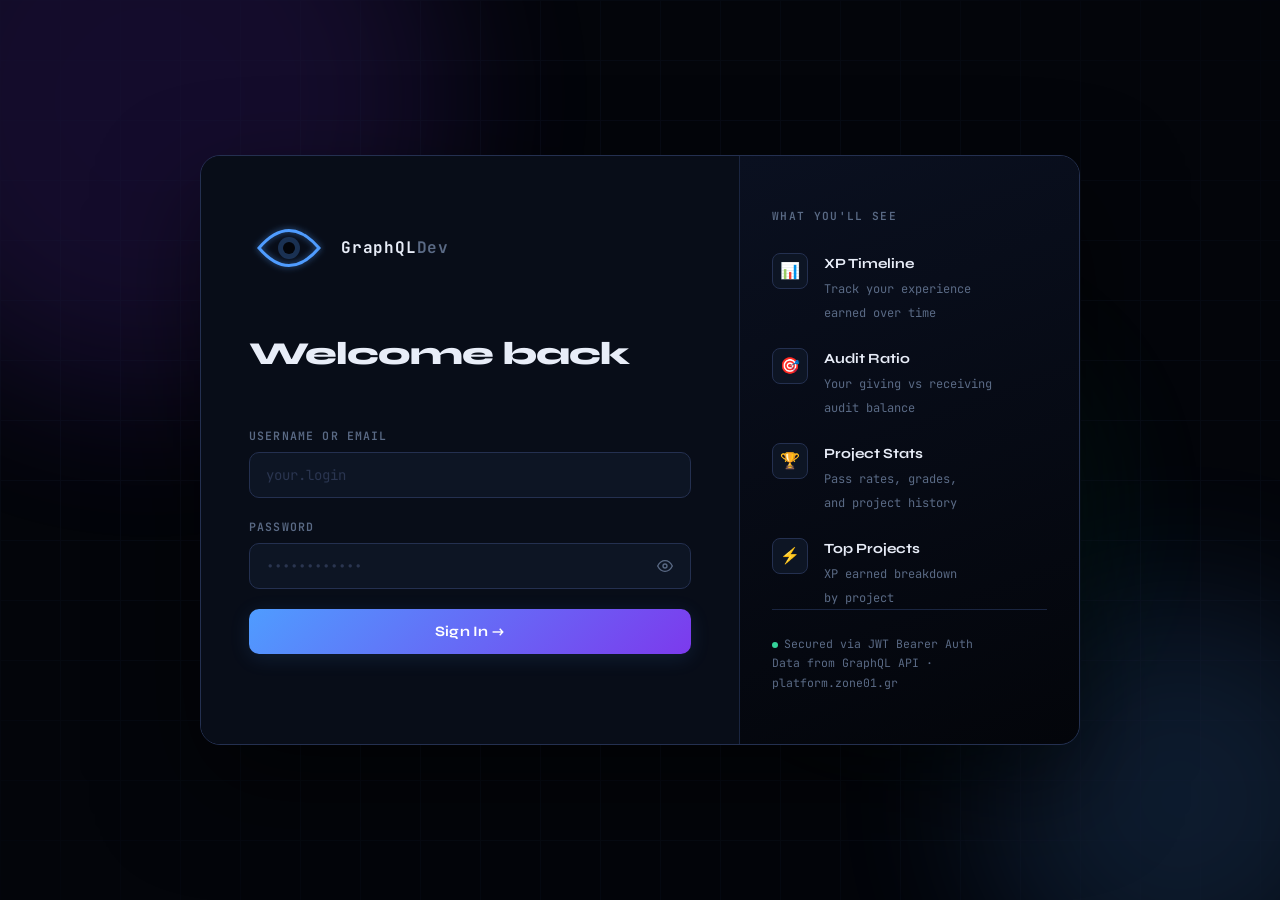
<file: index.html>
<!DOCTYPE html>
<html lang="en">
<head>
  <meta charset="UTF-8" />
  <meta name="viewport" content="width=device-width, initial-scale=1.0" />
  <title>GraphQLDev</title>
  <link rel="stylesheet" href="style.css" />
  <link rel="preconnect" href="https://fonts.googleapis.com" />
  <link href="https://fonts.googleapis.com/css2?family=Syne:wght@400;600;700;800&family=JetBrains+Mono:wght@300;400;500&display=swap" rel="stylesheet" />
</head>
<body>

  <div class="bg-canvas">
    <div class="bg-orb"></div>
    <div class="bg-orb"></div>
    <div class="bg-orb"></div>
  </div>
  <div class="bg-grid"></div>

  <main class="login-wrapper">

    <div class="login-panel">
      <div class="logo">
        <svg id="cyber-eye" width="80" height="80" viewBox="0 0 80 80" fill="none">
          <!-- Outer neon glow -->
          <filter id="neonGlow" x="-50%" y="-50%" width="200%" height="200%">
            <feDropShadow dx="0" dy="0" stdDeviation="3"
              flood-color="var(--accent)" flood-opacity="0.6"/>
          </filter>

          <!-- Eye shape (outline with glow) -->
          <path id="eye-shape"
                d="M10 40 Q40 5 70 40 Q40 75 10 40 Z"
                stroke="var(--accent)"
                stroke-width="3"
                fill="none"
                filter="url(#neonGlow)"/>

          <!-- White inner part (sclera) -->
          <path
                d="M10 40 Q40 5 70 40 Q40 75 10 40 Z"
                fill="url(#scleraGradient)"
                filter="url(#innerSoft)"
                opacity="0.6"/>

          <!-- Iris -->
          <circle id="iris"
                  cx="40"
                  cy="40"
                  r="11"
                  fill="var(--accent)"
                  style="opacity:0.25"/>

          <!-- Pupil -->
          <circle id="pupil"
                  cx="40"
                  cy="40"
                  r="6"
                  fill="var(--bg)"
                  style="opacity:1"/>

        </svg>
        <div class="logo-text"><span>GraphQL</span>Dev</div>
      </div>

      <h1>Welcome back</h1>
      <!-- <p class="subtitle">// sign in to view your profile</p> -->
       <br>
       <br>

      <form id="login-form" novalidate>
        <div class="form-field">
          <label for="username">Username or Email</label>
          <div class="input-wrap">
            <input type="text" id="username" name="username"
              placeholder="your.login"
              autocomplete="username" required />
          </div>
        </div>

        <div class="form-field">
          <label for="password">Password</label>
          <div class="input-wrap">
            <input type="password" id="password" name="password"
              placeholder="••••••••••••"
              autocomplete="current-password" required />
            <button type="button" id="pw-toggle" class="pw-toggle" aria-label="Show password" aria-pressed="false">
              <svg id="pw-icon-show" width="16" height="16" viewBox="0 0 24 24" fill="none" stroke="currentColor" stroke-width="2" stroke-linecap="round" stroke-linejoin="round" aria-hidden="true">
                <path d="M1 12s4-8 11-8 11 8 11 8-4 8-11 8-11-8-11-8z"/>
                <circle cx="12" cy="12" r="3"/>
              </svg>
              <svg id="pw-icon-hide" width="16" height="16" viewBox="0 0 24 24" fill="none" stroke="currentColor" stroke-width="2" stroke-linecap="round" stroke-linejoin="round" aria-hidden="true" style="display:none">
                <path d="M17.94 17.94A10.07 10.07 0 0 1 12 20c-7 0-11-8-11-8a18.45 18.45 0 0 1 5.06-5.94"/>
                <path d="M9.9 4.24A9.12 9.12 0 0 1 12 4c7 0 11 8 11 8a18.5 18.5 0 0 1-2.16 3.19"/>
                <line x1="1" y1="1" x2="23" y2="23"/>
              </svg>
            </button>
          </div>
        </div>

        <div id="error-msg" class="error-box" role="alert">
          <svg width="14" height="14" viewBox="0 0 24 24" fill="none" stroke="currentColor" stroke-width="2">
            <circle cx="12" cy="12" r="10"/><line x1="12" y1="8" x2="12" y2="12"/>
            <line x1="12" y1="16" x2="12.01" y2="16"/>
          </svg>
          <span id="error-text"></span>
        </div>

        <button type="submit" class="btn-signin" id="submit-btn">
          <span class="btn-label">Sign In →</span>
          <span class="spinner"></span>
        </button>
      </form>
    </div>

    <aside class="info-panel">
      <div>
        <h2>What you'll see</h2>
        <ul class="feature-list">
          <li>
            <div class="feature-icon">📊</div>
            <div class="feature-text">
              <strong>XP Timeline</strong>
              <small>Track your experience<br>earned over time</small>
            </div>
          </li>
          <li>
            <div class="feature-icon">🎯</div>
            <div class="feature-text">
              <strong>Audit Ratio</strong>
              <small>Your giving vs receiving<br>audit balance</small>
            </div>
          </li>
          <li>
            <div class="feature-icon">🏆</div>
            <div class="feature-text">
              <strong>Project Stats</strong>
              <small>Pass rates, grades,<br>and project history</small>
            </div>
          </li>
          <li>
            <div class="feature-icon">⚡</div>
            <div class="feature-text">
              <strong>Top Projects</strong>
              <small>XP earned breakdown<br>by project</small>
            </div>
          </li>
        </ul>
      </div>
      <div class="info-footer">
        <span class="dot"></span>Secured via JWT Bearer Auth<br>
        Data from GraphQL API · platform.zone01.gr
      </div>
    </aside>

  </main>

  <script src="config.js"></script>
  <script src="shimmer.js"></script>
  <script src="auth.js"></script>
  <script>
    // Inline error display fix since auth.js references DOM elements
    function showLoginError(message) {
      const box = document.getElementById("error-msg");
      const txt = document.getElementById("error-text");
      if (!box || !txt) return;
      txt.textContent = message;
      box.classList.add("visible");
      box.classList.remove("shake");
      void box.offsetWidth;
      box.classList.add("shake");
    }
    function hideLoginError() {
      const box = document.getElementById("error-msg");
      if (box) box.classList.remove("visible");
    }
    function setLoginLoading(loading) {
      const btn = document.getElementById("submit-btn");
      if (!btn) return;
      btn.disabled = loading;
      btn.classList.toggle("loading", loading);
    }
  </script>

  <script>
    const svg = document.getElementById("cyber-eye");
    const eye = document.getElementById("eye-shape");
    const pupil = document.getElementById("pupil");
    const iris = document.getElementById("iris");

    const centerX = 40;
    const centerY = 40;
    const maxMove = 6;

    /* ------------------ CURSOR TRACKING ------------------ */
    document.addEventListener("mousemove", (e) => {
      const rect = svg.getBoundingClientRect();
      const x = e.clientX - rect.left;
      const y = e.clientY - rect.top;

      const dx = x - centerX;
      const dy = y - centerY;

      const angle = Math.atan2(dy, dx);
      const distance = Math.min(maxMove, Math.hypot(dx, dy));

      const moveX = Math.cos(angle) * distance;
      const moveY = Math.sin(angle) * distance;

      pupil.setAttribute("cx", centerX + moveX);
      pupil.setAttribute("cy", centerY + moveY);

      iris.setAttribute("cx", centerX + moveX * 0.4);
      iris.setAttribute("cy", centerY + moveY * 0.4);
    });

    /* ------------------ BLINK ------------------ */
    const CLOSE_MS = 80;
    const HOLD_MS  = 40;
    const OPEN_MS  = 120;

    function blink() {
      // ── 1. Close: squash the eye outline + fade internals out ──
      eye.style.transition   = `d ${CLOSE_MS}ms ease-in`;
      pupil.style.transition = `opacity ${CLOSE_MS}ms ease-in`;
      iris.style.transition  = `opacity ${CLOSE_MS}ms ease-in`;

      eye.setAttribute("d", "M10 40 Q40 39 70 40 Q40 41 10 40 Z");
      pupil.style.opacity = "0";
      iris.style.opacity  = "0";

      // ── 2. Hold closed, then open ──────────────────────────────
      setTimeout(() => {
        eye.style.transition   = `d ${OPEN_MS}ms ease-out`;
        pupil.style.transition = `opacity ${OPEN_MS}ms ease-out`;
        iris.style.transition  = `opacity ${OPEN_MS}ms ease-out`;

        eye.setAttribute("d", "M10 40 Q40 5 70 40 Q40 75 10 40 Z");
        pupil.style.opacity = "1";
        iris.style.opacity  = "0.25";  // matches the original SVG opacity
      }, CLOSE_MS + HOLD_MS);
    }

    setInterval(blink, 4000);

    /* ------------------ PASSWORD TOGGLE ------------------ */
    const pwToggle   = document.getElementById("pw-toggle");
    const pwInput    = document.getElementById("password");
    const pwIconShow = document.getElementById("pw-icon-show");
    const pwIconHide = document.getElementById("pw-icon-hide");

    pwToggle.addEventListener("click", () => {
      const isHidden = pwInput.type === "password";
      pwInput.type          = isHidden ? "text" : "password";
      pwIconShow.style.display = isHidden ? "none"  : "";
      pwIconHide.style.display = isHidden ? ""      : "none";
      pwToggle.setAttribute("aria-label",   isHidden ? "Hide password" : "Show password");
      pwToggle.setAttribute("aria-pressed", isHidden ? "true"          : "false");
    });
    </script>
</body>
</html>
</file>
<file: style.css>
@import url('https://fonts.googleapis.com/css2?family=Syne:wght@400;600;700;800&family=JetBrains+Mono:wght@300;400;500&display=swap');

/* ═══════════════════════════════════════════════════════════════
   DESIGN TOKENS
   ═══════════════════════════════════════════════════════════════ */
:root {
  /* Colours */
  --bg:          #03050a;
  --surface:     #080d18;
  --surface2:    #0d1524;
  --surface3:    #111d30;
  --border:      #1a2540;
  --border2:     #243050;
  --accent:      #4f9cff;
  --accent2:     #7c3aed;
  --accent-glow: #4f9cff28;
  --text:        #e8edf8;
  --muted:       #5a6a85;
  --muted2:      #3a4a65;
  --pass:        #34d399;
  --fail:        #f87171;
  --warn:        #fbbf24;
  --error:       #ff4d6d;
  --error-bg:    #1a0810;
  --success:     #34d399;

  /* Typography */
  --font-display: 'Syne', sans-serif;
  --font-mono:    'JetBrains Mono', monospace;
  --font:         'Syne', sans-serif;   /* alias used in profile */
  --mono:         'JetBrains Mono', monospace;

  /* Layout */
  --radius:    14px;
  --radius-sm: 8px;
  --topbar-h:  54px;

  /* Shimmer (RGB triplets so they work inside rgba()) */
  --shimmer-accent:  79, 156, 255;
  --shimmer-accent2: 124, 58, 237;
}

/* ═══════════════════════════════════════════════════════════════
   RESET
   ═══════════════════════════════════════════════════════════════ */
*, *::before, *::after { box-sizing: border-box; margin: 0; padding: 0; }
html { font-size: 16px; scroll-behavior: smooth; }

/* ═══════════════════════════════════════════════════════════════
   LOGIN PAGE — body
   ═══════════════════════════════════════════════════════════════ */
body {
  font-family: var(--font-display);
  background: var(--bg);
  color: var(--text);
  min-height: 100vh;
  -webkit-font-smoothing: antialiased;
  line-height: 1.5;
}

/* Login page centres content and hides scroll */
body:not(.profile-body) {
  display: flex;
  align-items: center;
  justify-content: center;
  overflow: hidden;
  position: relative;
}

/* ═══════════════════════════════════════════════════════════════
   ANIMATED BACKGROUND  (login page)
   ═══════════════════════════════════════════════════════════════ */
.bg-canvas {
  position: fixed;
  inset: 0;
  z-index: 0;
  overflow: hidden;
}

.bg-orb {
  position: absolute;
  border-radius: 50%;
  filter: blur(80px);
  opacity: 0.15;
  animation: float 12s ease-in-out infinite;
}
.bg-orb:nth-child(1) { width:600px; height:600px; background:var(--accent2); top:-200px; left:-150px; animation-delay:0s; }
.bg-orb:nth-child(2) { width:400px; height:400px; background:var(--accent);  bottom:-100px; right:-100px; animation-delay:-4s; }
.bg-orb:nth-child(3) { width:300px; height:300px; background:#00d4aa;        top:40%; left:60%; animation-delay:-8s; }

@keyframes float {
  0%, 100% { transform: translate(0,0) scale(1); }
  33%       { transform: translate(20px,-30px) scale(1.05); }
  66%       { transform: translate(-15px,20px) scale(0.95); }
}

.bg-grid {
  position: fixed;
  inset: 0;
  z-index: 0;
  background-image:
    linear-gradient(var(--border) 1px, transparent 1px),
    linear-gradient(90deg, var(--border) 1px, transparent 1px);
  background-size: 60px 60px;
  opacity: 0.3;
  mask-image: radial-gradient(ellipse 80% 80% at 50% 50%, black 20%, transparent 100%);
}

/* ═══════════════════════════════════════════════════════════════
   LOGIN WRAPPER
   ═══════════════════════════════════════════════════════════════ */
.login-wrapper {
  position: relative;
  z-index: 1;
  display: grid;
  grid-template-columns: 1fr 340px;
  max-width: 880px;
  width: 90%;
  min-height: 500px;
  border-radius: 20px;
  overflow: hidden;
  border: 1px solid var(--border2);
  box-shadow: 0 40px 100px #00000090, inset 0 1px 0 #ffffff08;
  animation: slideUp 0.6s cubic-bezier(0.16,1,0.3,1) both;

  /* Shimmer variables */
  --mx: 50%;
  --my: 50%;
  --card-opacity: 0;
}

@keyframes slideUp {
  from { opacity: 0; transform: translateY(40px) scale(0.97); }
  to   { opacity: 1; transform: translateY(0) scale(1); }
}

/* Radial glow that follows mouse */
.login-wrapper::before {
  content: '';
  position: absolute; inset: 0; z-index: 0;
  border-radius: inherit;
  background: radial-gradient(
    700px circle at var(--mx) var(--my),
    rgba(var(--shimmer-accent), 0.09) 0%,
    rgba(var(--shimmer-accent2), 0.05) 35%,
    transparent 70%
  );
  opacity: var(--card-opacity);
  transition: opacity 0.4s;
  pointer-events: none;
}

/* Shimmering border ring */
.login-wrapper::after {
  content: '';
  position: absolute; inset: -1px; z-index: 0;
  border-radius: inherit;
  background: radial-gradient(
    500px circle at var(--mx) var(--my),
    rgba(var(--shimmer-accent), 0.6),
    rgba(var(--shimmer-accent2), 0.3) 35%,
    transparent 60%
  );
  -webkit-mask:
    linear-gradient(#fff 0 0) content-box,
    linear-gradient(#fff 0 0);
  -webkit-mask-composite: xor;
  mask-composite: exclude;
  padding: 1px;
  opacity: var(--card-opacity);
  transition: opacity 0.4s;
  pointer-events: none;
}

/* ─ Login panel (left) ─────────────────────────────────────── */
.login-panel {
  background: var(--surface);
  padding: 52px 48px;
  display: flex;
  flex-direction: column;
}

.logo {
  display: flex;
  align-items: center;
  gap: 12px;
  margin-bottom: 48px;
}

.logo-mark {
  width: 36px; height: 36px;
  background: linear-gradient(135deg, var(--accent), var(--accent2));
  border-radius: 8px;
  display: flex;
  align-items: center;
  justify-content: center;
  font-size: 16px;
  font-weight: 800;
  color: white;
  letter-spacing: -1px;
  box-shadow: 0 0 20px var(--accent-glow);
}

.logo-text {
  font-size: 1rem;
  font-weight: 700;
  font-family: var(--font-mono);
  color: var(--muted);
  letter-spacing: 0.05em;
}
.logo-text span { color: var(--text); }

h1 {
  font-size: 2rem;
  font-weight: 800;
  letter-spacing: -0.03em;
  line-height: 1.1;
  margin-bottom: 8px;
}

.subtitle {
  font-size: 0.875rem;
  color: var(--muted);
  margin-bottom: 40px;
  font-family: var(--font-mono);
}

.form-field { margin-bottom: 20px; }

.form-field label {
  display: block;
  font-size: 0.72rem;
  font-weight: 600;
  text-transform: uppercase;
  letter-spacing: 0.1em;
  color: var(--muted);
  margin-bottom: 8px;
  font-family: var(--font-mono);
}

.input-wrap { position: relative; }

.input-wrap input {
  width: 100%;
  padding: 13px 16px;
  background: var(--surface2);
  border: 1px solid var(--border2);
  border-radius: 10px;
  color: var(--text);
  font-family: var(--font-mono);
  font-size: 0.875rem;
  outline: none;
  transition: border-color 0.2s, box-shadow 0.2s, background 0.2s;
}
.input-wrap input:focus {
  border-color: var(--accent);
  box-shadow: 0 0 0 3px var(--accent-glow);
  background: #0a1020;
}
.input-wrap input::placeholder { color: #2a3550; }

/* ── Password visibility toggle ────────────────────────────── */
.pw-toggle {
  position: absolute;
  right: 12px;
  top: 50%;
  transform: translateY(-50%);
  display: flex;
  align-items: center;
  justify-content: center;
  width: 28px;
  height: 28px;
  padding: 0;
  background: transparent;
  border: none;
  border-radius: 6px;
  color: var(--muted);
  cursor: pointer;
  transition: color 0.2s, background 0.2s;
  z-index: 2;
}
.pw-toggle:hover        { color: var(--accent); background: rgba(79,156,255,0.08); }
.pw-toggle:focus-visible { outline: 2px solid var(--accent); outline-offset: 2px; }

.error-box {
  display: none;
  align-items: center;
  gap: 8px;
  padding: 12px 14px;
  background: var(--error-bg);
  border: 1px solid #3d1020;
  border-radius: 10px;
  color: var(--error);
  font-size: 0.825rem;
  margin-bottom: 16px;
  font-family: var(--font-mono);
}
.error-box.visible { display: flex; }
.error-box.shake   { animation: shake 0.35s ease; }

@keyframes shake {
  0%, 100% { transform: translateX(0); }
  20%       { transform: translateX(-8px); }
  60%       { transform: translateX(8px); }
  80%       { transform: translateX(-4px); }
}

.btn-signin {
  width: 100%;
  padding: 14px;
  background: linear-gradient(135deg, var(--accent), var(--accent2));
  border: none;
  border-radius: 10px;
  color: white;
  font-family: var(--font-display);
  font-size: 0.9rem;
  font-weight: 700;
  cursor: pointer;
  letter-spacing: 0.02em;
  transition: opacity 0.2s, transform 0.15s, box-shadow 0.2s;
  display: flex;
  align-items: center;
  justify-content: center;
  gap: 8px;
  margin-top: 8px;
  box-shadow: 0 4px 20px #4f9cff20;
}
.btn-signin:hover:not(:disabled) { opacity:0.9; transform:translateY(-1px); box-shadow:0 8px 30px #4f9cff30; }
.btn-signin:active:not(:disabled) { transform: translateY(0); }
.btn-signin:disabled { opacity: 0.5; cursor: not-allowed; }

.spinner {
  display: none;
  width: 16px; height: 16px;
  border: 2px solid rgba(255,255,255,0.3);
  border-top-color: white;
  border-radius: 50%;
  animation: spin 0.6s linear infinite;
}
.btn-signin.loading .btn-label { opacity: 0.5; }
.btn-signin.loading .spinner   { display: block; }

@keyframes spin { to { transform: rotate(360deg); } }

/* ─ Info panel (right) ─────────────────────────────────────── */
.info-panel {
  background: linear-gradient(160deg, #0a1020 0%, var(--bg) 100%);
  border-left: 1px solid var(--border);
  padding: 52px 32px;
  display: flex;
  flex-direction: column;
  justify-content: space-between;
}

.info-panel h2 {
  font-size: 0.7rem;
  font-weight: 600;
  text-transform: uppercase;
  letter-spacing: 0.12em;
  color: var(--muted);
  margin-bottom: 28px;
  font-family: var(--font-mono);
}

.feature-list {
  list-style: none;
  display: flex;
  flex-direction: column;
  gap: 24px;
}
.feature-list li { display: flex; gap: 16px; align-items: flex-start; }

.feature-icon {
  width: 36px; height: 36px;
  border-radius: 8px;
  background: var(--surface2);
  border: 1px solid var(--border2);
  display: flex;
  align-items: center;
  justify-content: center;
  font-size: 16px;
  flex-shrink: 0;
}

.feature-text strong { display:block; font-size:0.875rem; font-weight:700; color:var(--text); margin-bottom:2px; }
.feature-text small  { font-size:0.75rem; color:var(--muted); font-family:var(--font-mono); line-height:1.5; }

.info-footer {
  font-size: 0.72rem;
  font-family: var(--font-mono);
  color: var(--muted);
  line-height: 1.7;
  padding-top: 24px;
  border-top: 1px solid var(--border);
}

.info-footer .dot {
  display: inline-block;
  width: 6px; height: 6px;
  border-radius: 50%;
  background: var(--success);
  margin-right: 6px;
  animation: pulse 2s ease-in-out infinite;
}

@keyframes pulse {
  0%, 100% { opacity: 1; }
  50%       { opacity: 0.3; }
}

@media (max-width: 680px) {
  .login-wrapper { grid-template-columns: 1fr; }
  .info-panel    { display: none; }
  .login-panel   { padding: 36px 28px; }
  h1             { font-size: 1.6rem; }
}

/* ═══════════════════════════════════════════════════════════════
   PROFILE PAGE
   ═══════════════════════════════════════════════════════════════ */

/* ─ Loading overlay ─────────────────────────────────────────── */
.loading-overlay {
  position: fixed;
  inset: 0;
  z-index: 999;
  background: var(--bg);
  display: flex;
  flex-direction: column;
  align-items: center;
  justify-content: center;
  gap: 18px;
}

.loading-overlay p {
  font-family: var(--mono);
  font-size: 0.8rem;
  color: var(--muted);
  letter-spacing: 0.1em;
  text-transform: uppercase;
}

.load-ring {
  width: 40px; height: 40px;
  border: 2.5px solid var(--border2);
  border-top-color: var(--accent);
  border-radius: 50%;
  animation: spin 0.7s linear infinite;
}

/* ─ Topbar ──────────────────────────────────────────────────── */
.topbar {
  position: sticky;
  top: 0;
  z-index: 100;
  display: flex;
  align-items: center;
  justify-content: space-between;
  padding: 0 28px;
  height: var(--topbar-h);
  background: rgba(3,5,10,0.88);
  border-bottom: 1px solid var(--border);
  backdrop-filter: blur(20px);
  -webkit-backdrop-filter: blur(20px);
}

.topbar-left { display: flex; align-items: center; gap: 12px; }

.topbar-logo {
  display: flex;
  align-items: center;
  justify-content: center;
  filter: drop-shadow(0 0 8px #4f9cff50);
}

.topbar-name {
  font-size: 0.85rem;
  font-weight: 700;
  letter-spacing: -0.01em;
  font-family: var(--mono);
}
.topbar-name .dim { color: var(--muted); font-weight: 400; }

.topbar-right { display: flex; align-items: center; gap: 14px; }

.topbar-user {
  font-family: var(--mono);
  font-size: 0.78rem;
  color: var(--muted);
  max-width: 180px;
  overflow: hidden;
  text-overflow: ellipsis;
  white-space: nowrap;
}

.btn-logout {
  display: flex;
  align-items: center;
  gap: 7px;
  padding: 6px 13px;
  background: transparent;
  border: 1px solid var(--border2);
  border-radius: var(--radius-sm);
  color: var(--muted);
  font-family: var(--mono);
  font-size: 0.75rem;
  cursor: pointer;
  transition: border-color 0.2s, color 0.2s, background 0.2s;
  letter-spacing: 0.03em;
}
.btn-logout:hover {
  border-color: var(--fail);
  color: var(--fail);
  background: rgba(248,113,113,0.06);
}

/* ─ Dashboard Grid ──────────────────────────────────────────── */
.dashboard {
  max-width: 1200px;
  margin: 0 auto;
  padding: 24px 24px 80px;
  display: grid;
  grid-template-columns: 1fr 2fr 1.2fr;
  grid-template-areas:
    "identity  xp        audit"
    "donut     xp        audit"
    "timeline  timeline  timeline"
    "bar       bar       bar"
    "progress  heatmap   heatmap"
    "category  category  category"
    "attempts  attempts  attempts";
  gap: 16px;
}

/* ─ Card base ───────────────────────────────────────────────── */
.card {
  background: var(--surface);
  border: 1px solid var(--border);
  border-radius: var(--radius);
  padding: 22px;
  animation: fadeUp 0.5s cubic-bezier(0.16,1,0.3,1) var(--delay,0s) both;
  transition: border-color 0.2s, box-shadow 0.2s;
  position: relative;

  /* Shimmer variables — per card, updated by shimmer.js */
  --mx: 50%;
  --my: 50%;
  --card-opacity: 0;
}

.card:hover {
  border-color: var(--border2);
  box-shadow: 0 8px 32px rgba(0,0,0,0.3);
}

/* Radial glow that follows the mouse — fills the card interior */
.card::before {
  content: '';
  position: absolute; inset: 0; z-index: 0;
  border-radius: inherit;
  background: radial-gradient(
    600px circle at var(--mx) var(--my),
    rgba(var(--shimmer-accent), 0.07) 0%,
    rgba(var(--shimmer-accent2), 0.04) 40%,
    transparent 70%
  );
  opacity: var(--card-opacity);
  transition: opacity 0.4s;
  pointer-events: none;
}

/* Shimmering border ring that follows the mouse */
.card::after {
  content: '';
  position: absolute; inset: -1px; z-index: 0;
  border-radius: inherit;
  background: radial-gradient(
    400px circle at var(--mx) var(--my),
    rgba(var(--shimmer-accent), 0.55),
    rgba(var(--shimmer-accent2), 0.25) 40%,
    transparent 65%
  );
  -webkit-mask:
    linear-gradient(#fff 0 0) content-box,
    linear-gradient(#fff 0 0);
  -webkit-mask-composite: xor;
  mask-composite: exclude;
  padding: 1px;
  opacity: var(--card-opacity);
  transition: opacity 0.4s;
  pointer-events: none;
}

/*
 * All direct children of .card must sit above the shimmer pseudo-elements.
 * z-index:1 is enough since the pseudo-elements are z-index:0.
 */
.card > * { position: relative; z-index: 1; }

/* Grid area assignments */
.card-identity { grid-area: identity; }
.card-audit    { grid-area: audit; }
.card-xp       { grid-area: xp; }
.card-donut    { grid-area: donut; }
.card-wide     { grid-column: 1 / -1; }
.card-progress { grid-area: progress; }
.card-bar      { grid-area: bar; }
.card-heatmap  { grid-area: heatmap; }

@keyframes fadeUp {
  from { opacity: 0; transform: translateY(18px); }
  to   { opacity: 1; transform: translateY(0); }
}

/* ─ Card label ──────────────────────────────────────────────── */
.card-label {
  display: flex;
  align-items: center;
  gap: 8px;
  font-size: 0.68rem;
  font-weight: 700;
  text-transform: uppercase;
  letter-spacing: 0.1em;
  color: var(--muted);
  margin-bottom: 18px;
  font-family: var(--mono);
}
.card-label svg { flex-shrink: 0; opacity: 0.55; }

.query-pill {
  margin-left: auto;
  padding: 2px 9px;
  background: var(--accent-glow);
  color: var(--accent);
  border-radius: 20px;
  font-size: 0.62rem;
  font-weight: 500;
  letter-spacing: 0.04em;
  white-space: nowrap;
  border: 1px solid rgba(79,156,255,0.15);
}

/* ─ User Hero ───────────────────────────────────────────────── */
.user-hero { display: flex; align-items: center; gap: 14px; }

.avatar {
  width: 52px; height: 52px;
  border-radius: 12px;
  background: linear-gradient(135deg, var(--surface2), var(--surface3));
  border: 1px solid var(--border2);
  display: flex;
  align-items: center;
  justify-content: center;
  flex-shrink: 0;
  box-shadow: 0 0 20px var(--accent-glow);
}

.user-login { font-size:1.15rem; font-weight:800; font-family:var(--mono); letter-spacing:-0.02em; color:var(--text); }
.user-email { font-size:0.78rem; color:var(--muted); font-family:var(--mono); margin:2px 0 4px; }
.user-meta  { font-size:0.68rem; color:var(--muted2); font-family:var(--mono); }

/* Level bar */
.level-bar-wrap { }
.level-bar-label {
  display: flex;
  justify-content: space-between;
  font-family: var(--mono);
  font-size: 0.68rem;
  color: var(--muted);
  margin-bottom: 6px;
}
.level-bar-label span:last-child { color: var(--accent); font-weight: 600; }
.level-bar-track { height:5px; background:var(--border); border-radius:10px; overflow:hidden; }
.level-bar-fill {
  height: 100%;
  background: linear-gradient(90deg, var(--accent2), var(--accent));
  border-radius: 10px;
  transition: width 1.2s cubic-bezier(0.16,1,0.3,1);
  box-shadow: 0 0 8px var(--accent-glow);
}

/* ─ XP Hero ─────────────────────────────────────────────────── */
.xp-hero {
  text-align: center;
  padding: 16px 12px;
  background: linear-gradient(135deg, rgba(79,156,255,0.05), rgba(124,58,237,0.05));
  border: 1px solid rgba(79,156,255,0.12);
  border-radius: 10px;
  margin-bottom: 14px;
}
.xp-num {
  font-family: var(--mono);
  font-size: 1.9rem;
  font-weight: 700;
  letter-spacing: -0.04em;
  background: linear-gradient(135deg, var(--accent), var(--accent2));
  -webkit-background-clip: text;
  -webkit-text-fill-color: transparent;
  background-clip: text;
}
.xp-sub {
  font-size: 0.68rem;
  color: var(--muted);
  text-transform: uppercase;
  letter-spacing: 0.08em;
  margin-top: 3px;
  font-family: var(--mono);
}

/* Sparkline */
.sparkline-wrap { margin-top: 16px; }

/* ─ Stat grid ───────────────────────────────────────────────── */
.stat-row { display:grid; grid-template-columns:1fr 1fr; gap:8px; }
.stat-row.four  { grid-template-columns: repeat(4,1fr); }
.stat-row.three { grid-template-columns: repeat(3,1fr); }

.stat-item {
  background: var(--surface2);
  border: 1px solid var(--border);
  border-radius: var(--radius-sm);
  padding: 10px 12px;
}
.stat-label {
  display: block;
  font-size: 0.62rem;
  font-weight: 600;
  text-transform: uppercase;
  letter-spacing: 0.08em;
  color: var(--muted);
  margin-bottom: 4px;
  font-family: var(--mono);
}
.stat-value {
  display: block;
  font-size: 0.92rem;
  font-weight: 700;
  font-family: var(--mono);
  color: var(--text);
  letter-spacing: -0.02em;
}
.stat-value.accent { color: var(--accent); }
.stat-value.pass   { color: var(--pass); }
.stat-value.fail   { color: var(--fail); }
.stat-value.warn   { color: var(--warn); }
.stat-value.small  { font-size: 0.75rem; }

/* ─ Section label ───────────────────────────────────────────── */
.section-label {
  font-size: 0.65rem;
  font-weight: 700;
  text-transform: uppercase;
  letter-spacing: 0.1em;
  color: var(--muted);
  margin: 18px 0 9px;
  font-family: var(--mono);
}

/* ─ Recent list ─────────────────────────────────────────────── */
.recent-list { display:flex; flex-direction:column; gap:5px; }
.recent-item {
  display: flex;
  align-items: center;
  justify-content: space-between;
  padding: 8px 11px;
  border-radius: var(--radius-sm);
  border: 1px solid transparent;
}
.recent-item.is-pass { background:rgba(52,211,153,0.05); border-color:rgba(52,211,153,0.15); }
.recent-item.is-fail { background:rgba(248,113,113,0.05); border-color:rgba(248,113,113,0.12); }
.recent-name {
  font-family: var(--mono);
  font-size: 0.78rem;
  color: var(--text);
  overflow: hidden;
  text-overflow: ellipsis;
  white-space: nowrap;
  max-width: 68%;
}
.recent-badge {
  font-family: var(--mono);
  font-size: 0.62rem;
  font-weight: 700;
  letter-spacing: 0.07em;
  padding: 2px 7px;
  border-radius: 4px;
  flex-shrink: 0;
}
.is-pass .recent-badge { color:var(--pass); background:rgba(52,211,153,0.12); }
.is-fail .recent-badge { color:var(--fail); background:rgba(248,113,113,0.12); }

/* ─ Donut wrap ──────────────────────────────────────────────── */
.donut-wrap { display:flex; align-items:center; justify-content:center; }
.donut-chart { flex:0 0 auto; max-width:220px; width:100%; }
.donut-legend { display:flex; flex-direction:column; gap:14px; }
.legend-row   { display:flex; align-items:center; gap:10px; }
.legend-swatch { width:10px; height:10px; border-radius:2px; flex-shrink:0; }
.legend-lbl {
  font-family: var(--mono);
  font-size: 0.66rem;
  font-weight: 700;
  letter-spacing: 0.08em;
  color: var(--muted);
  text-transform: uppercase;
  margin-bottom: 2px;
}
.legend-val  { font-family:var(--mono); font-size:1rem; font-weight:700; color:var(--text); }
.legend-sub  { font-size:0.72rem; color:var(--muted); font-weight:400; }

/* ─ Graph containers ────────────────────────────────────────── */
.graph-box { width: 100%; }

/* ─ Skeletons ───────────────────────────────────────────────── */
.skel {
  border-radius: var(--radius-sm);
  background: linear-gradient(90deg, var(--border) 0%, var(--border2) 50%, var(--border) 100%);
  background-size: 200% 100%;
  animation: shimmer-skel 1.6s ease infinite;
  height: 60px;
}
.skel-user   { height: 52px; }
.skel-xp     { height: 96px; }
.skel-tall   { height: 220px; }
.skel-medium { height: 160px; }
.skel-circle { height:190px; width:190px; border-radius:50%; margin:auto; }

/* Rename the skeleton shimmer keyframe to avoid conflict with other usage */
@keyframes shimmer-skel {
  0%   { background-position: 200% 0; }
  100% { background-position: -200% 0; }
}

/* ─ Data states ─────────────────────────────────────────────── */
.data-error {
  color: var(--fail);
  font-size: 0.8rem;
  font-family: var(--mono);
  padding: 12px;
  background: rgba(248,113,113,0.06);
  border: 1px solid rgba(248,113,113,0.2);
  border-radius: var(--radius-sm);
}
.data-empty {
  color: var(--muted);
  font-size: 0.8rem;
  text-align: center;
  padding: 28px;
  font-family: var(--mono);
}
.graph-empty {
  color: var(--muted);
  font-size: 0.8rem;
  text-align: center;
  padding: 44px 0;
  font-family: var(--mono);
}

/* ─ Tooltip ─────────────────────────────────────────────────── */
.graph-tooltip {
  position: fixed;
  z-index: 500;
  pointer-events: none;
  background: #0d1830;
  border: 1px solid var(--border2);
  border-radius: 8px;
  padding: 9px 13px;
  font-family: var(--mono);
  font-size: 0.75rem;
  color: var(--text);
  box-shadow: 0 8px 24px rgba(0,0,0,0.5);
  opacity: 0;
  transform: translateY(4px);
  transition: opacity 0.15s, transform 0.15s;
  max-width: 220px;
  white-space: normal;
  line-height: 1.5;
}
.graph-tooltip.visible  { opacity: 1; transform: translateY(0); }
.graph-tooltip strong   { color:var(--accent); display:block; margin-bottom:2px; font-size:0.78rem; }
.graph-tooltip .tt-sub  { color:var(--muted); font-size:0.7rem; }

/* ─ Responsive ──────────────────────────────────────────────── */
@media (max-width: 960px) {
  .dashboard {
    grid-template-columns: 1fr 1fr !important;
    grid-template-areas:
      "identity  xp"
      "donut     xp"
      "audit     audit"
      "timeline  timeline"
      "bar       bar"
      "progress  heatmap"
      "category  category"
      "attempts  attempts" !important;
  }
}

@media (max-width: 620px) {
  .dashboard {
    grid-template-columns: 1fr !important;
    grid-template-areas:
      "identity"
      "donut"
      "xp"
      "audit"
      "timeline"
      "bar"
      "progress"
      "heatmap"
      "category"
      "attempts" !important;
    padding: 14px 12px 60px;
    gap: 12px;
  }
  .card-wide { grid-column: 1 !important; }
  .stat-row.four { grid-template-columns: repeat(2,1fr); }
  .topbar { padding: 0 14px; }
  .card   { padding: 16px; }
}
</file>
